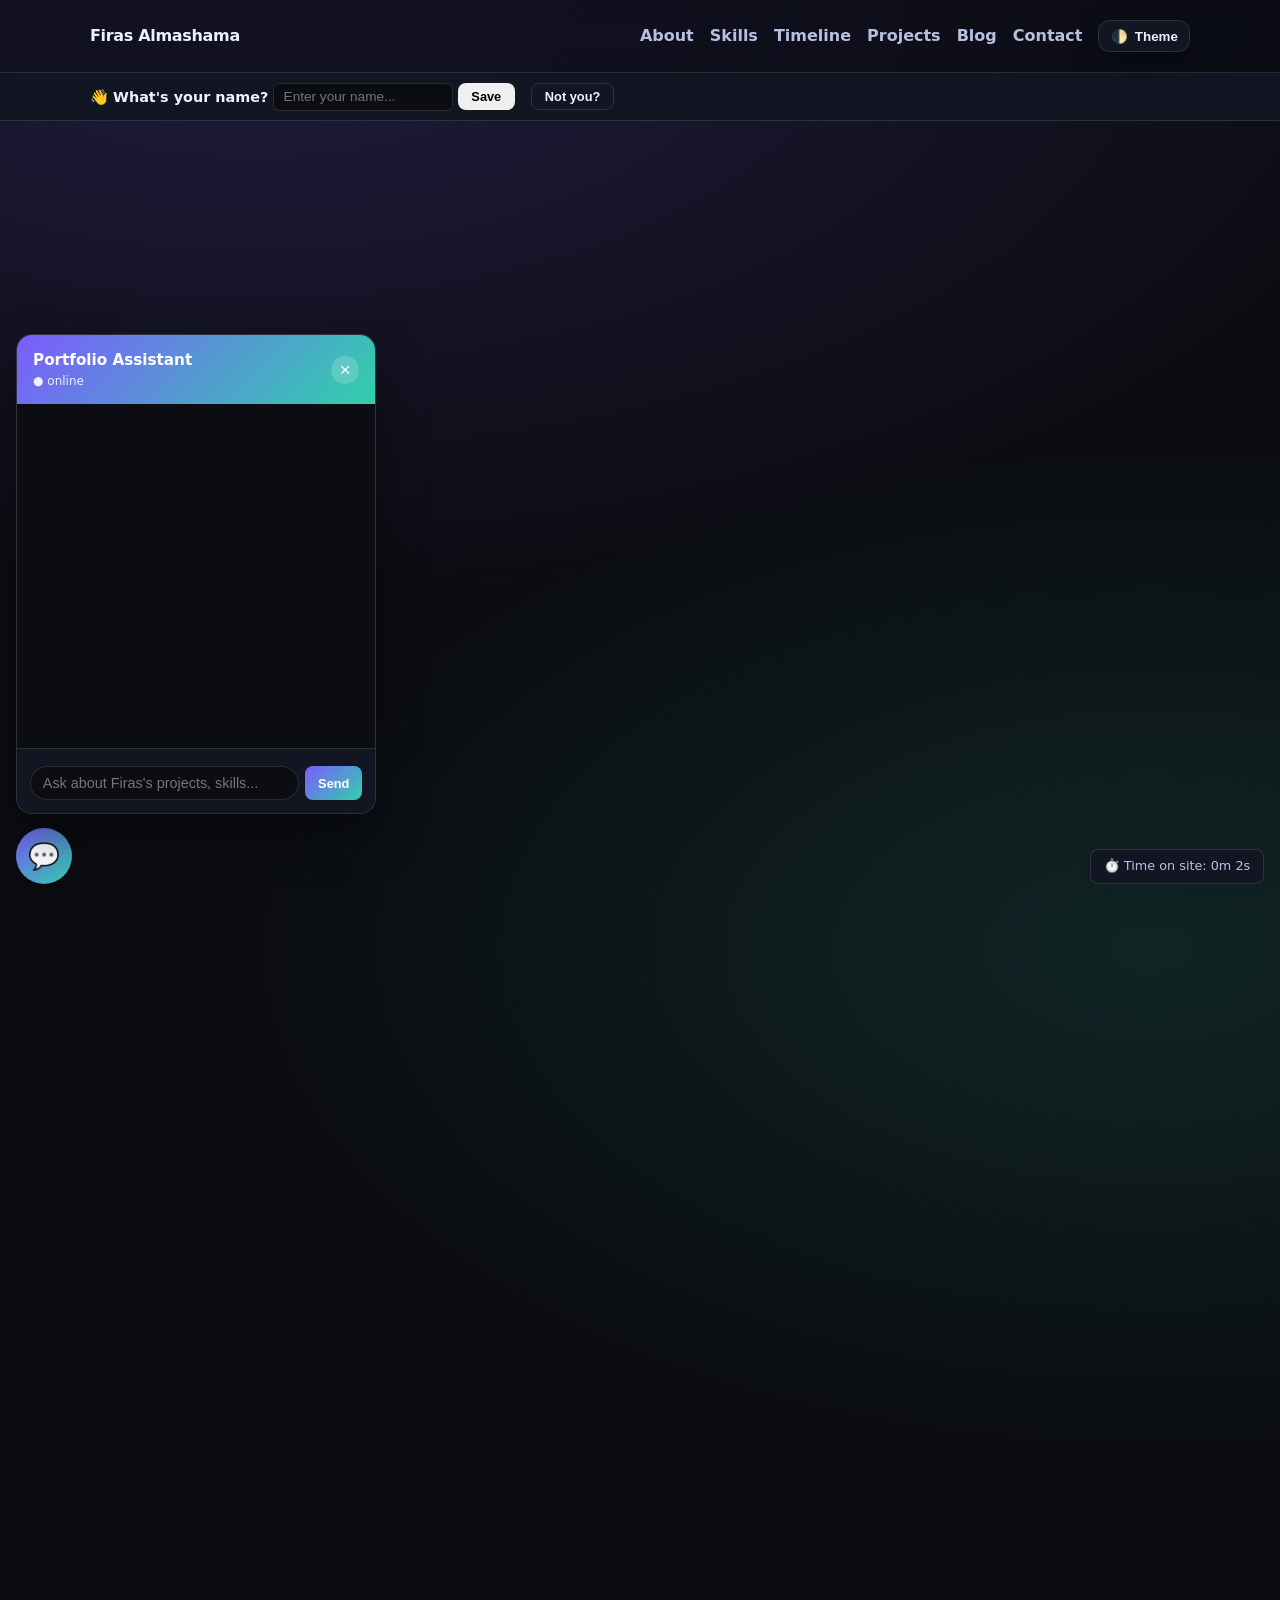
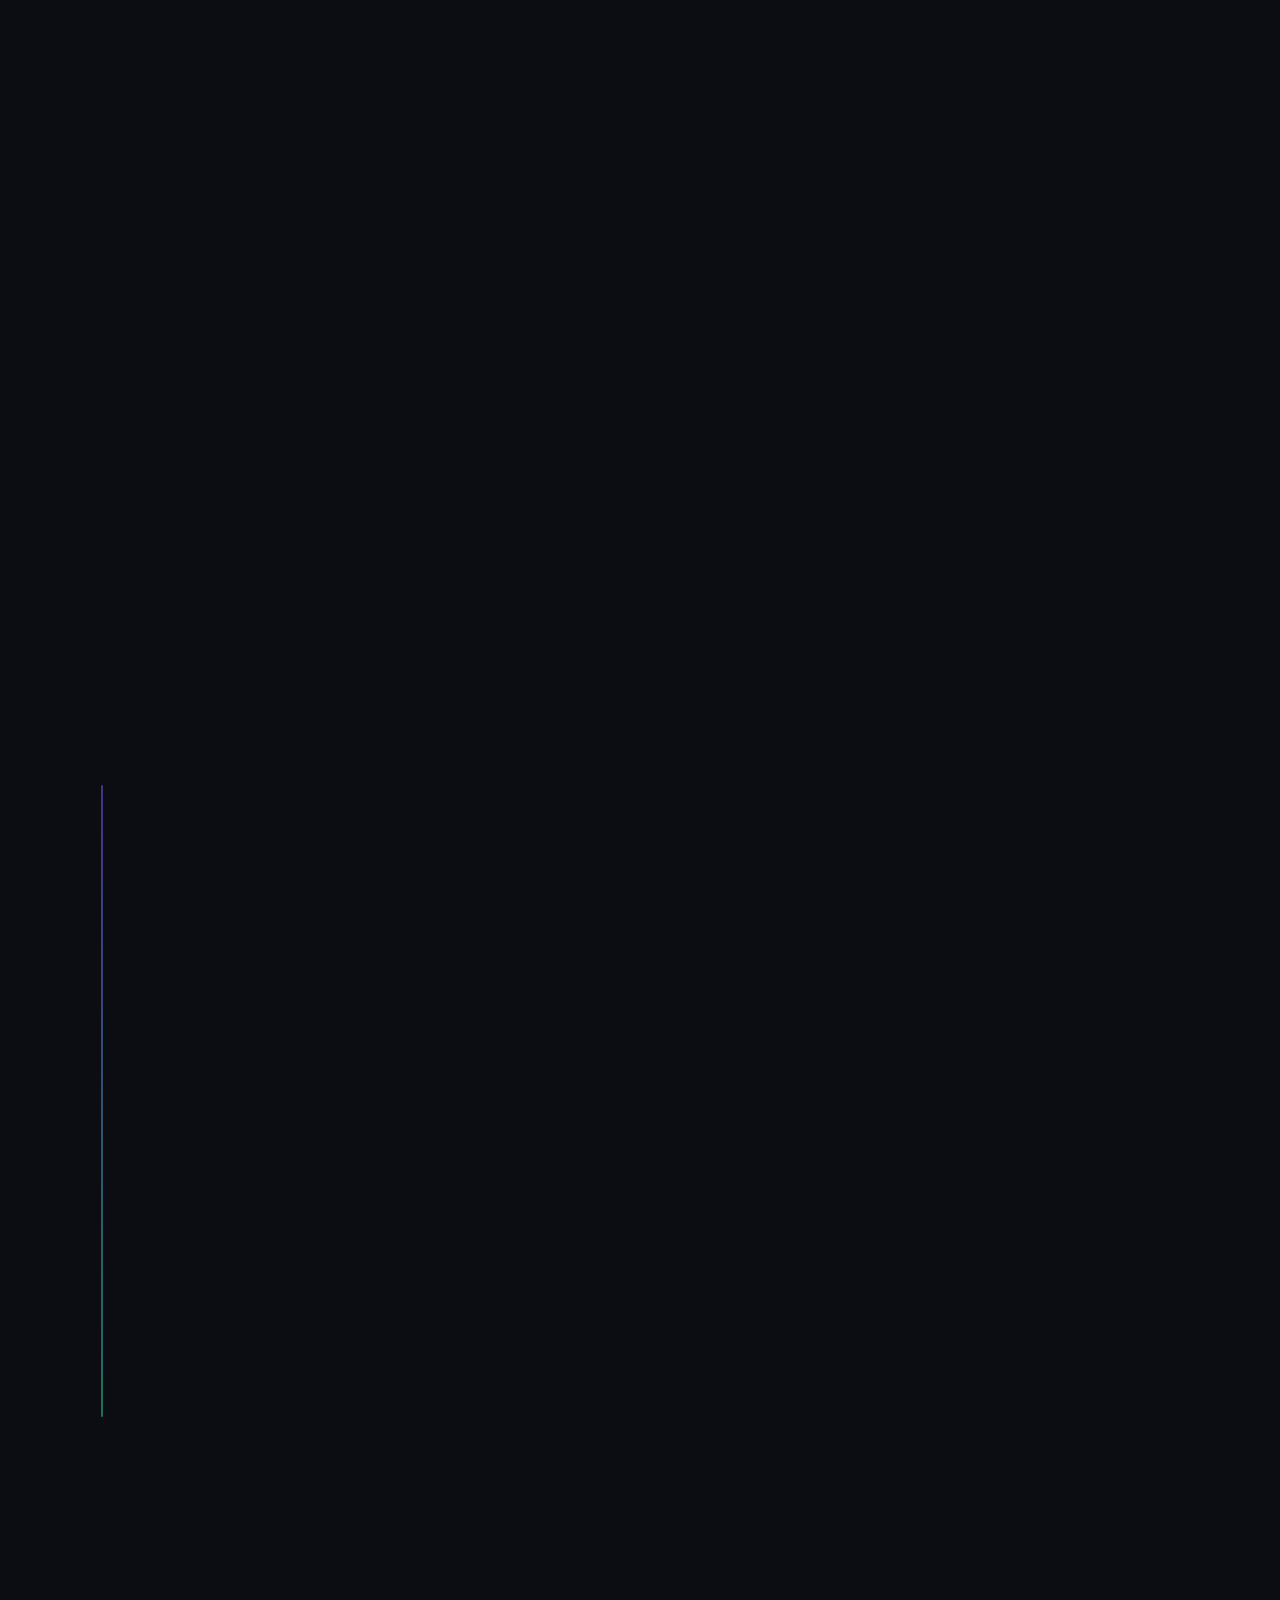
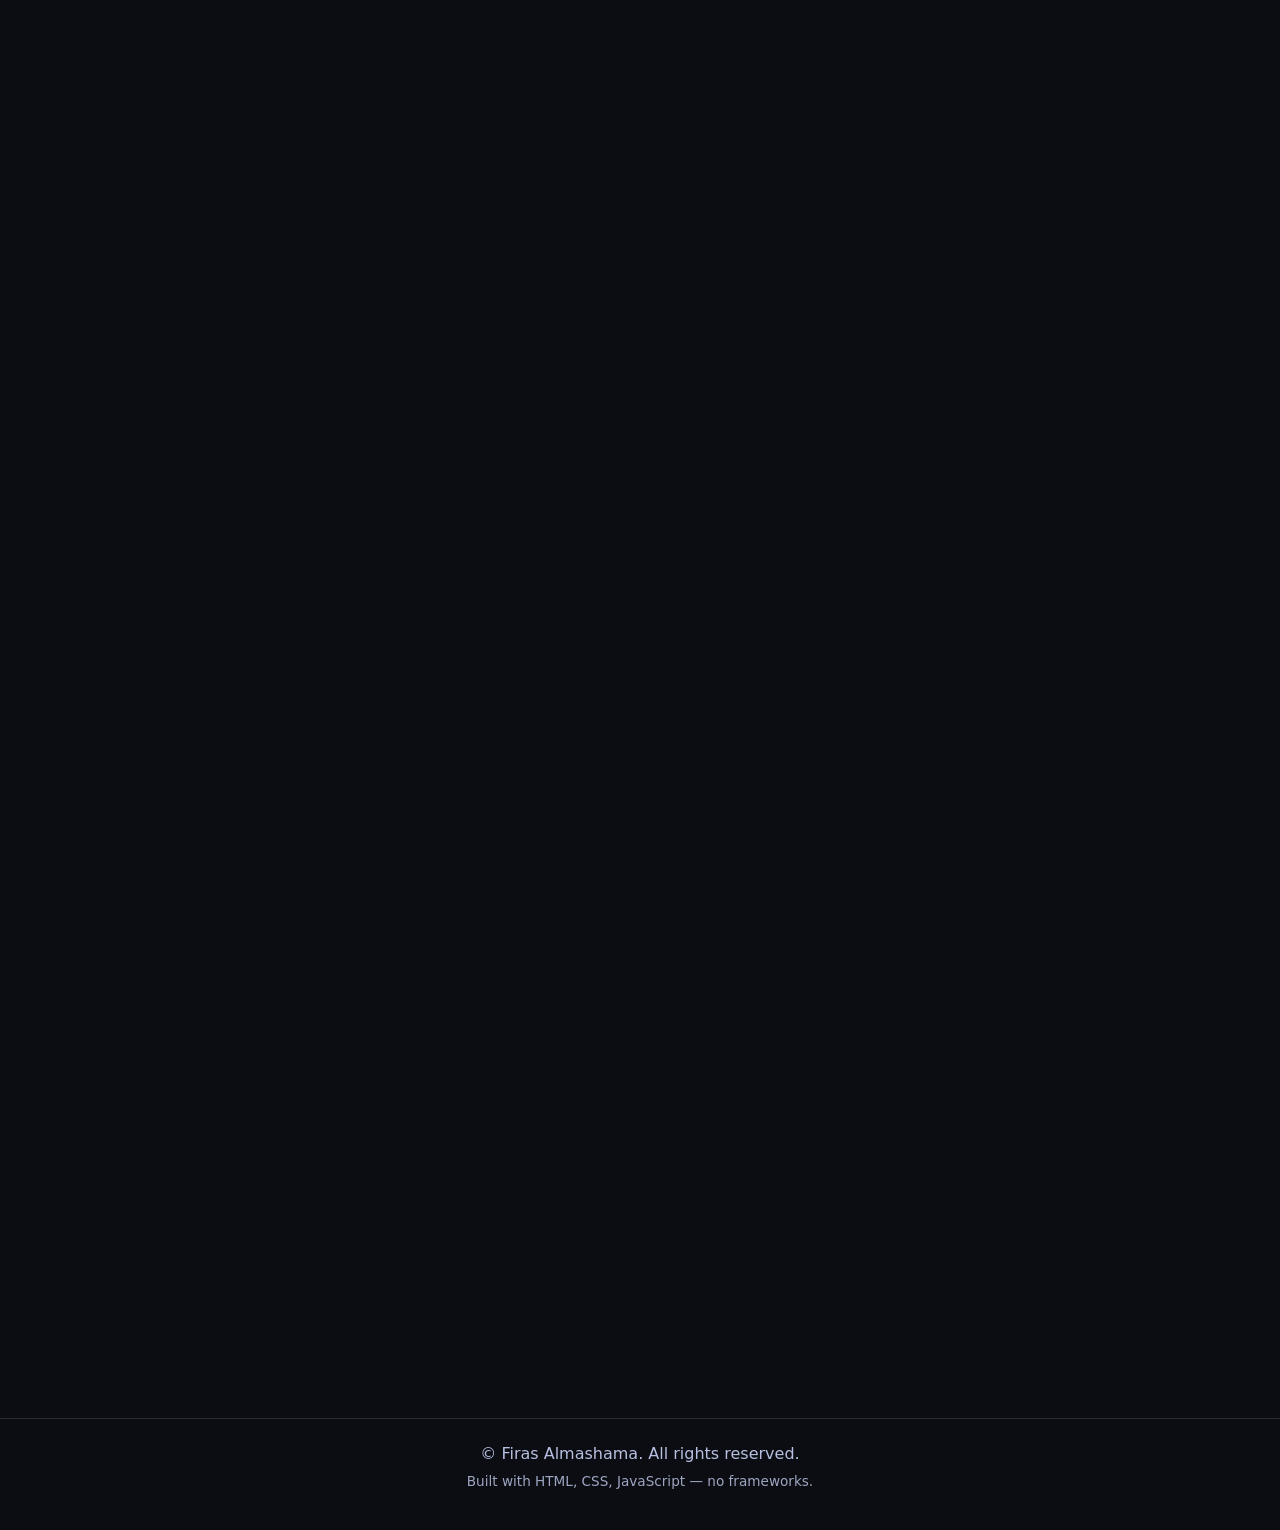
<file: index.html>
<!doctype html>
<html lang="en">
  <head>
    <meta charset="UTF-8" />
    <meta name="viewport" content="width=device-width, initial-scale=1" />

    <title>Firas Almashama | Personal Portfolio</title>
    <meta
      name="description"
      content="Personal portfolio of Firas Almashama — software engineering student. Projects, skills, blog, and contact information."
    />
    <meta name="author" content="Firas Almashama" />
    <meta name="theme-color" content="#7c5cff" />

    <!-- Open Graph (for nicer link previews when shared) -->
    <meta property="og:title" content="Firas Almashama | Personal Portfolio" />
    <meta property="og:description" content="Software engineering student building interactive web applications." />
    <meta property="og:type" content="website" />

    <link rel="preload" href="css/styles.css" as="style" />
    <link rel="stylesheet" href="css/styles.css" />

    <!-- Favicon: inline SVG initials so we don't need a separate file -->
    <link
      rel="icon"
      type="image/svg+xml"
      href="data:image/svg+xml,%3Csvg xmlns='http://www.w3.org/2000/svg' viewBox='0 0 64 64'%3E%3Crect width='64' height='64' rx='14' fill='%237c5cff'/%3E%3Ctext x='50%25' y='54%25' text-anchor='middle' font-family='system-ui,Arial,sans-serif' font-size='34' font-weight='800' fill='white'%3EFA%3C/text%3E%3C/svg%3E"
    />
  </head>

  <body>
    <a class="skip-link" href="#main">Skip to content</a>

    <!-- ===== TOP SCROLL PROGRESS BAR (A4 polish) ===== -->
    <div class="scroll-progress" id="scrollProgress" aria-hidden="true"></div>

    <!-- ===== HEADER / NAV ===== -->
    <header class="site-header" role="banner">
      <nav class="nav" aria-label="Primary">
        <a class="brand" href="#home" aria-label="Go to home">Firas Almashama</a>

        <button
          class="nav__toggle"
          type="button"
          aria-label="Toggle navigation menu"
          aria-expanded="false"
          aria-controls="navLinks"
        >
          <span class="nav__toggle-bar" aria-hidden="true"></span>
          <span class="nav__toggle-bar" aria-hidden="true"></span>
          <span class="nav__toggle-bar" aria-hidden="true"></span>
        </button>

        <div class="nav__links" id="navLinks">
          <a href="#about">About</a>
          <a href="#skills">Skills</a>
          <a href="#timeline">Timeline</a>
          <a href="#projects">Projects</a>
          <a href="#blog">Blog</a>
          <a href="#contact">Contact</a>
          <button class="theme-toggle" type="button" aria-label="Toggle theme">
            <span class="theme-toggle__icon" aria-hidden="true">🌓</span>
            <span class="theme-toggle__text">Theme</span>
          </button>
        </div>
      </nav>
    </header>

    <!-- A3: Visitor greeting bar — shows saved name or input -->
    <div class="visitor-bar" id="visitorBar" aria-label="Visitor greeting">
      <div class="container visitor-bar__inner">
        <div id="visitorPrompt">
          <label for="visitorNameInput">👋 What's your name?</label>
          <input
            type="text"
            id="visitorNameInput"
            placeholder="Enter your name..."
            aria-label="Enter your name"
          />
          <button class="btn btn--small" id="visitorNameSave" type="button">Save</button>
        </div>
        <div id="visitorGreeting" class="visitor-bar__greeting" hidden>
          <span id="visitorGreetingText"></span>
          <button class="btn btn--small btn--ghost" id="visitorNameClear" type="button">Not you?</button>
        </div>
      </div>
    </div>

    <!-- A3: Site visit timer -->
    <div class="visit-timer" id="visitTimer" aria-label="Time spent on site">
      ⏱️ Time on site: <span id="visitTimerDisplay">0m 0s</span>
    </div>

    <!-- A4: Back-to-top button (polish) -->
    <button class="back-to-top" id="backToTop" type="button" aria-label="Back to top" hidden>
      ↑
    </button>

    <main id="main">
      <!-- ===== HERO / HOME ===== -->
      <section class="section hero" id="home" aria-label="Home">
        <div class="container hero__grid">
          <div class="hero__content fade-in">
            <p class="pill" id="greeting" aria-live="polite">Hello!</p>
            <h1 class="hero__title">I'm <span class="accent">Firas Almashama</span>.</h1>
            <p class="hero__subtitle">
              Software engineering student focused on building interactive web applications and improving user experience.
            </p>

            <!-- A4: Animated typing tagline -->
            <p class="hero__typed" aria-live="polite">
              <span class="hero__typed-prefix">I build </span>
              <span class="hero__typed-text" id="typedText"></span>
              <span class="hero__typed-cursor" aria-hidden="true">|</span>
            </p>

            <div class="hero__actions">
              <a class="btn btn--primary" href="#projects">View Projects</a>
              <a class="btn btn--ghost" href="#contact">Contact Me</a>
              <!-- A4: Resume download -->
              <a class="btn btn--ghost" href="assets/resume.html" id="resumeBtn" target="_blank" rel="noopener">
                📄 Resume
              </a>
            </div>

            <ul class="hero__meta" aria-label="Quick facts">
              <li><strong>Location:</strong> Saudi Arabia</li>
              <li><strong>Focus:</strong> Web Development + AI Tools</li>
              <li><strong>Status:</strong> Open to internships</li>
            </ul>
          </div>

          <div class="hero__media fade-in" aria-label="Profile photo">
            <img
              src="assets/images/me.jpg"
              width="420"
              height="420"
              loading="lazy"
              alt="Profile photo of Firas Almashama"
              class="avatar"
            />
          </div>
        </div>
      </section>

      <!-- ===== ABOUT ===== -->
      <section class="section" id="about" aria-label="About Me">
        <div class="container">
          <div class="section__head fade-in">
            <h2 class="section__title">About Me</h2>
            <button class="btn btn--small btn--ghost toggle-section-btn" type="button" data-target="aboutContent" aria-expanded="true">
              Hide Section
            </button>
          </div>
          <div id="aboutContent">
            <p class="section__lead fade-in">
              I am a web development student passionate about creating modern, accessible websites.
              I enjoy learning new technologies and turning ideas into interactive experiences.
              My goal is to build a strong foundation in front-end development and grow into a full-stack developer.
            </p>

            <!-- A4: Animated stats counters -->
            <div class="stats fade-in" aria-label="Quick stats">
              <div class="stat">
                <span class="stat__num" data-count="3" data-suffix="+">0</span>
                <span class="stat__label">Years learning code</span>
              </div>
              <div class="stat">
                <span class="stat__num" data-count="12">0</span>
                <span class="stat__label">Projects built</span>
              </div>
              <div class="stat">
                <span class="stat__num" data-count="7">0</span>
                <span class="stat__label">Tech in stack</span>
              </div>
              <div class="stat">
                <span class="stat__num" data-count="100" data-suffix="%">0</span>
                <span class="stat__label">Powered by ☕</span>
              </div>
            </div>

            <div class="cards cards--3">
              <article class="card fade-in">
                <h3 class="card__title">Strengths</h3>
                <p class="card__text">
                  Clean code structure, attention to detail, and strong problem-solving skills.
                </p>
              </article>

              <article class="card fade-in">
                <h3 class="card__title">Skills</h3>
                <ul class="list">
                  <li>HTML (semantic, accessible)</li>
                  <li>CSS (Flexbox/Grid, responsive)</li>
                  <li>JavaScript (DOM, events, localStorage)</li>
                </ul>
              </article>

              <article class="card fade-in">
                <h3 class="card__title">Hobbies</h3>
                <p class="card__text">
                  Gaming, reading tech blogs, and building personal projects.
                </p>
              </article>
            </div>
          </div>
        </div>
      </section>

      <!-- ===== A4: SKILLS WITH ANIMATED PROGRESS BARS ===== -->
      <section class="section" id="skills" aria-label="Skills">
        <div class="container">
          <h2 class="section__title fade-in">Tech Stack &amp; Skills</h2>
          <p class="section__lead fade-in">
            Tools and technologies I use, with my honest self-assessment of comfort level.
          </p>

          <div class="skills-grid" id="skillsGrid">
            <!-- Skill bars injected by JavaScript -->
          </div>
        </div>
      </section>

      <!-- ===== A4: TIMELINE / JOURNEY ===== -->
      <section class="section" id="timeline" aria-label="Journey timeline">
        <div class="container">
          <h2 class="section__title fade-in">My Journey</h2>
          <p class="section__lead fade-in">
            A short timeline of how I got here — and where I'm going next.
          </p>

          <ol class="timeline" id="timelineList">
            <!-- Timeline items injected by JavaScript -->
          </ol>
        </div>
      </section>

      <!-- ===== PROJECTS (A2 + A3: filter, search, AND sort) ===== -->
      <section class="section" id="projects" aria-label="Projects">
        <div class="container">
          <div class="section__head fade-in">
            <h2 class="section__title">Projects</h2>
            <p class="section__lead">
              Browse my projects below. Use the filter buttons, search, or sort to find specific work.
            </p>
          </div>

          <!-- A2: Project Filter Buttons -->
          <div class="project-filters fade-in" aria-label="Filter projects by tag">
            <button class="filter-btn active" data-filter="all">All</button>
            <button class="filter-btn" data-filter="html">HTML</button>
            <button class="filter-btn" data-filter="css">CSS</button>
            <button class="filter-btn" data-filter="javascript">JavaScript</button>
            <button class="filter-btn" data-filter="responsive">Responsive</button>
          </div>

          <!-- A3: Project Sort Dropdown -->
          <div class="project-controls fade-in">
            <div class="project-search">
              <input
                type="text"
                id="projectSearch"
                placeholder="Search projects by name or description..."
                aria-label="Search projects"
              />
            </div>
            <div class="project-sort">
              <label for="projectSort">Sort by:</label>
              <select id="projectSort" aria-label="Sort projects">
                <option value="default">Default</option>
                <option value="name-az">Name A–Z</option>
                <option value="name-za">Name Z–A</option>
                <option value="date-newest">Newest First</option>
                <option value="date-oldest">Oldest First</option>
              </select>
            </div>
          </div>

          <p class="empty-state" id="noProjectsMsg" aria-live="polite"></p>

          <div class="projects" id="projectsContainer">
            <!-- Cards injected dynamically by JavaScript -->
          </div>
        </div>
      </section>

      <!-- ===== A3: GITHUB REPOS (API Integration) ===== -->
      <section class="section" id="github-repos" aria-label="GitHub Repositories">
        <div class="container">
          <h2 class="section__title fade-in">My GitHub Repositories</h2>
          <p class="section__lead fade-in">
            Live data fetched from the GitHub API — showing my latest public repositories.
          </p>

          <p class="github-repos__loading" id="ghLoading" aria-live="polite">Loading repositories…</p>
          <p class="github-repos__error" id="ghError" aria-live="polite"></p>

          <div class="cards cards--3" id="ghReposContainer">
            <!-- GitHub repo cards injected by JavaScript -->
          </div>
        </div>
      </section>

      <!-- ===== A4: BLOG / ARTICLES ===== -->
      <section class="section" id="blog" aria-label="Blog">
        <div class="container">
          <div class="section__head fade-in">
            <h2 class="section__title">Blog &amp; Notes</h2>
            <p class="section__lead">
              Short write-ups about things I've learned while building this portfolio.
            </p>
          </div>

          <div class="blog-grid" id="blogGrid">
            <!-- Blog cards injected by JavaScript -->
          </div>
        </div>
      </section>

      <!-- ===== A4: MOOD-BASED THEME PLAYGROUND (mini interactive demo) ===== -->
      <section class="section" id="playground" aria-label="Mood Playground">
        <div class="container fade-in">
          <h2 class="section__title">Mood Playground 🎨</h2>
          <p class="section__lead">
            A tiny interactive demo — pick a vibe and watch the entire site recolor in real time.
            Your choice is saved for next visit.
          </p>

          <div class="mood-row" role="group" aria-label="Choose a mood preset">
            <button class="mood-btn" data-mood="default" type="button">
              <span class="mood-swatch" style="background:linear-gradient(135deg,#7c5cff,#31d0aa)"></span>
              Default
            </button>
            <button class="mood-btn" data-mood="sunset" type="button">
              <span class="mood-swatch" style="background:linear-gradient(135deg,#ff7e5f,#feb47b)"></span>
              Sunset
            </button>
            <button class="mood-btn" data-mood="ocean" type="button">
              <span class="mood-swatch" style="background:linear-gradient(135deg,#0ea5e9,#22d3ee)"></span>
              Ocean
            </button>
            <button class="mood-btn" data-mood="forest" type="button">
              <span class="mood-swatch" style="background:linear-gradient(135deg,#16a34a,#a3e635)"></span>
              Forest
            </button>
            <button class="mood-btn" data-mood="rose" type="button">
              <span class="mood-swatch" style="background:linear-gradient(135deg,#e11d48,#f472b6)"></span>
              Rose
            </button>
            <button class="mood-btn" data-mood="mono" type="button">
              <span class="mood-swatch" style="background:linear-gradient(135deg,#9ca3af,#1f2937)"></span>
              Mono
            </button>
          </div>
        </div>
      </section>

      <!-- ===== FUN FACT (A2: API Fetch + Loading/Error states) ===== -->
      <section class="section" id="fun-fact" aria-label="Fun Fact">
        <div class="container fun-fact-wrapper fade-in">
          <h2 class="section__title">Random Fun Fact</h2>
          <p class="section__lead">Click the button to discover something interesting!</p>

          <div class="fun-fact-card">
            <p class="fun-fact__text" id="funFactText">
              Click the button below to load a fun fact.
            </p>
            <p class="fun-fact__loading" id="funFactLoading" aria-live="polite">Loading…</p>
            <p class="fun-fact__error" id="funFactError" aria-live="polite"></p>
            <button class="btn btn--primary" id="funFactBtn" type="button">
              Get Fun Fact
            </button>
          </div>
        </div>
      </section>

      <!-- ===== CONTACT ===== -->
      <section class="section" id="contact" aria-label="Contact">
        <div class="container">
          <h2 class="section__title fade-in">Contact</h2>
          <p class="section__lead fade-in">
            Have a question or want to connect? Fill out the form below and I'll get back to you.
          </p>

          <div class="contact">
            <form class="form fade-in" id="contactForm" novalidate>
              <div class="field">
                <label for="contactName">Name</label>
                <input id="contactName" name="contactName" type="text" autocomplete="name" required />
                <small class="error" id="nameError"></small>
              </div>

              <div class="field">
                <label for="email">Email</label>
                <input
                  id="email"
                  name="email"
                  type="email"
                  autocomplete="email"
                  required
                />
                <small class="error" id="emailError"></small>
              </div>

              <div class="field">
                <label for="message">Message</label>
                <textarea
                  id="message"
                  name="message"
                  rows="5"
                  required
                  minlength="10"
                ></textarea>
                <small class="error" id="messageError"></small>
              </div>

              <button class="btn btn--primary" type="submit">Send Message</button>
              <p class="form__status" id="formStatus" role="status" aria-live="polite"></p>
            </form>

            <aside class="contact__aside fade-in" aria-label="Contact info">
              <div class="card">
                <h3 class="card__title">Quick Contact</h3>
                <p class="card__text">
                  Email: <a class="link" href="mailto:s202263160@kfupm.edu.sa">s202263160@kfupm.edu.sa</a>
                </p>
                <p class="card__text">
                  LinkedIn: <a class="link" href="https://www.linkedin.com/in/firasalmashama" target="_blank" rel="noreferrer">LinkedIn Profile</a>
                </p>
                <p class="card__text">
                  GitHub: <a class="link" href="https://github.com/FirasKF" target="_blank" rel="noreferrer">GitHub FirasKF</a>
                </p>
              </div>
            </aside>
          </div>
        </div>
      </section>
    </main>

    <!-- ===== A4: AI CHATBOT WIDGET (floating, bottom-right above visit timer) ===== -->
    <div class="chatbot" id="chatbot" aria-live="polite">
      <button
        class="chatbot__toggle"
        id="chatbotToggle"
        type="button"
        aria-label="Open chat assistant"
        aria-expanded="false"
        aria-controls="chatbotPanel"
      >
        💬
      </button>

      <section
        class="chatbot__panel"
        id="chatbotPanel"
        role="dialog"
        aria-label="Ask about Firas's portfolio"
        hidden
      >
        <header class="chatbot__header">
          <div>
            <strong>Portfolio Assistant</strong>
            <span class="chatbot__status">● online</span>
          </div>
          <button class="chatbot__close" id="chatbotClose" type="button" aria-label="Close chat">×</button>
        </header>

        <div class="chatbot__messages" id="chatbotMessages" aria-live="polite">
          <!-- messages injected by JS -->
        </div>

        <div class="chatbot__suggestions" id="chatbotSuggestions" aria-label="Suggested questions">
          <!-- chip suggestions injected by JS -->
        </div>

        <form class="chatbot__form" id="chatbotForm">
          <input
            type="text"
            id="chatbotInput"
            placeholder="Ask about Firas's projects, skills..."
            aria-label="Type your question"
            autocomplete="off"
          />
          <button class="btn btn--primary btn--small" type="submit">Send</button>
        </form>
      </section>
    </div>

    <!-- ===== FOOTER ===== -->
    <footer class="site-footer" role="contentinfo">
      <div class="container footer">
        <p>&copy; <span id="year"></span> Firas Almashama. All rights reserved.</p>
        <p class="footer__sub">Built with HTML, CSS, JavaScript &mdash; no frameworks.</p>
      </div>
    </footer>

    <script src="js/script.js" defer></script>
  </body>
</html>
</file>
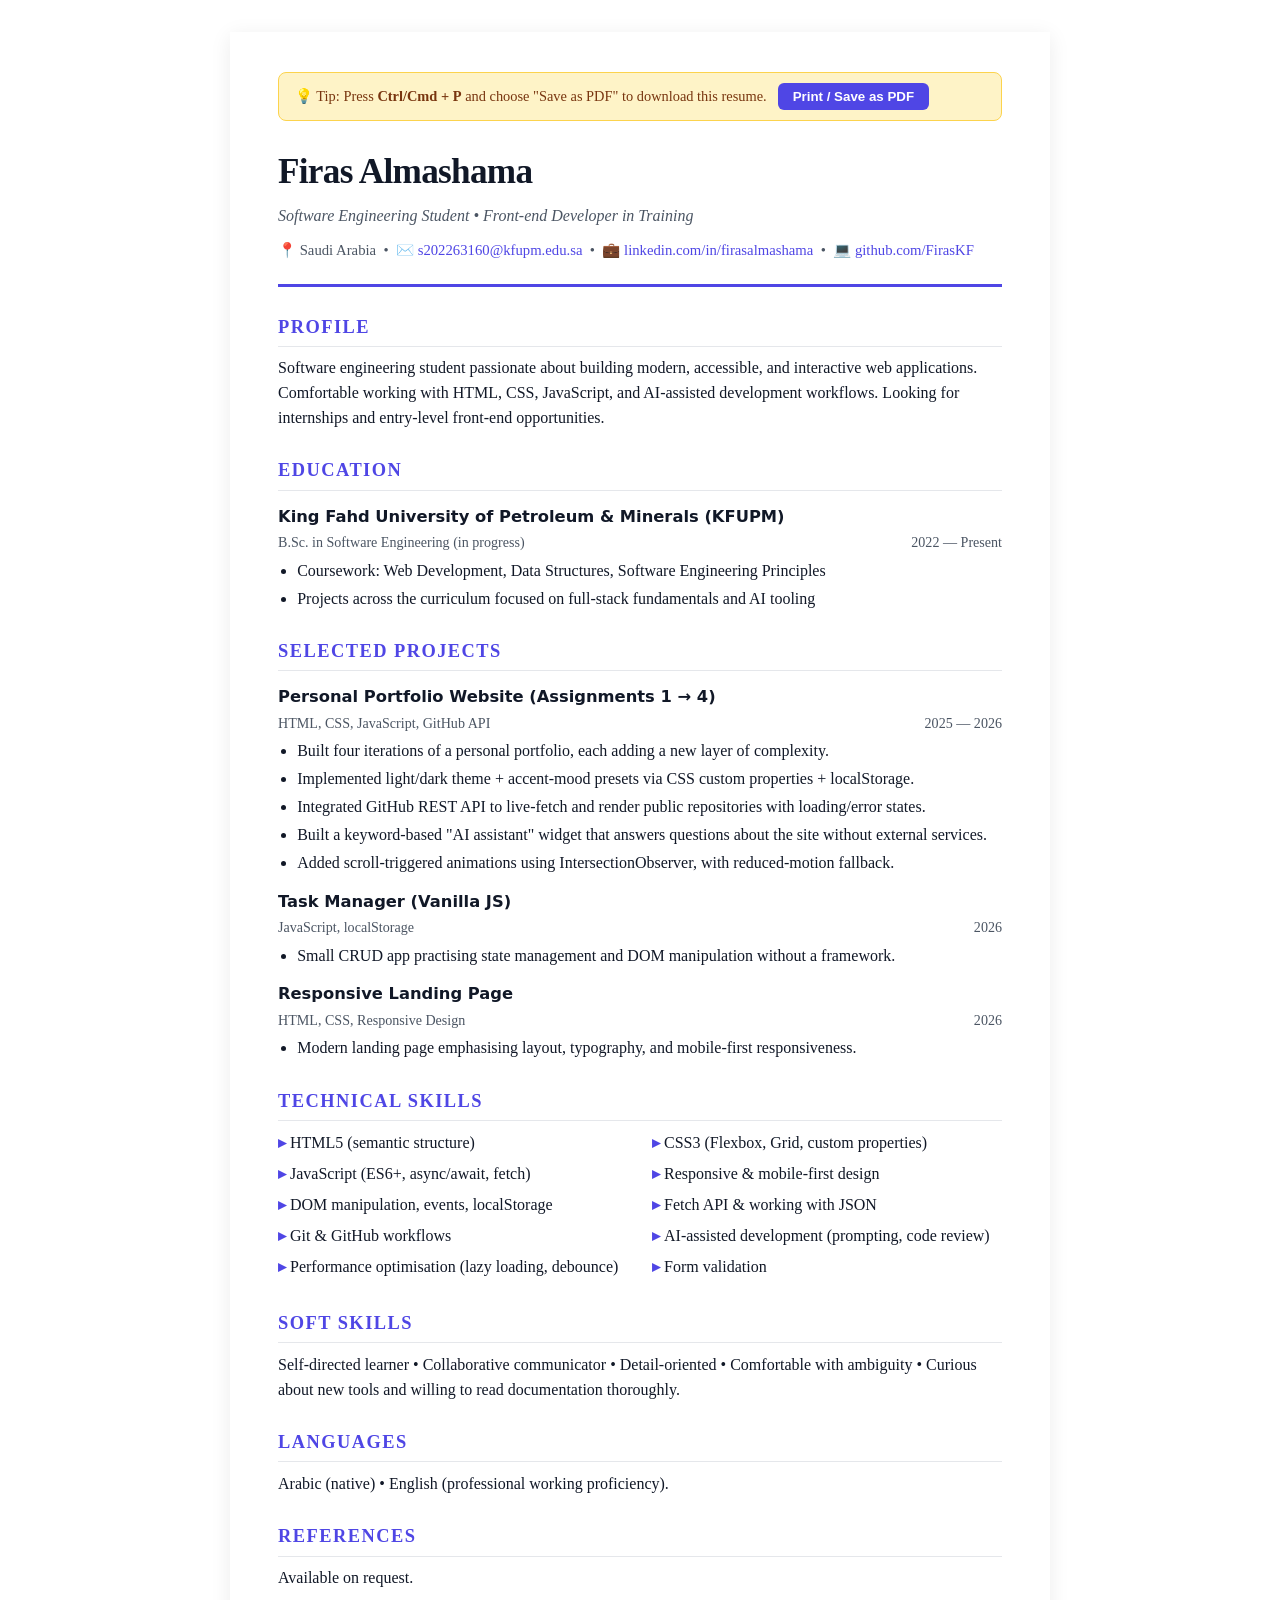
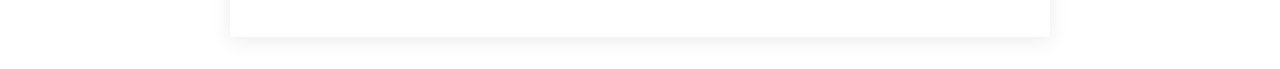
<file: assets/resume.html>
<!doctype html>
<html lang="en">
  <head>
    <meta charset="UTF-8" />
    <meta name="viewport" content="width=device-width, initial-scale=1" />
    <title>Firas Almashama — Resume</title>
    <meta name="description" content="Resume of Firas Almashama, software engineering student." />
    <style>
      :root {
        --accent: #4f46e5;
        --accent-2: #059669;
        --text: #111827;
        --muted: #4b5563;
        --border: #e5e7eb;
        --bg: #f9fafb;
      }

      * { box-sizing: border-box; }

      body {
        font-family: Georgia, "Times New Roman", serif;
        max-width: 820px;
        margin: 2rem auto;
        padding: 2.5rem 3rem;
        background: white;
        color: var(--text);
        line-height: 1.55;
        box-shadow: 0 4px 20px rgba(0,0,0,0.08);
      }

      header {
        border-bottom: 3px solid var(--accent);
        padding-bottom: 1rem;
        margin-bottom: 1.5rem;
      }

      h1 {
        margin: 0;
        font-size: 2.2rem;
        letter-spacing: -0.02em;
      }

      .tagline {
        margin: 0.3rem 0 0.6rem;
        color: var(--muted);
        font-style: italic;
      }

      .contact-line {
        font-size: 0.92rem;
        color: var(--muted);
      }

      .contact-line a {
        color: var(--accent);
        text-decoration: none;
      }

      h2 {
        margin: 1.6rem 0 0.6rem;
        font-size: 1.15rem;
        text-transform: uppercase;
        letter-spacing: 0.08em;
        color: var(--accent);
        border-bottom: 1px solid var(--border);
        padding-bottom: 0.3rem;
      }

      h3 {
        margin: 0.8rem 0 0.2rem;
        font-size: 1.02rem;
        font-family: system-ui, -apple-system, sans-serif;
      }

      .job-meta {
        display: flex;
        justify-content: space-between;
        font-size: 0.88rem;
        color: var(--muted);
        margin-bottom: 0.3rem;
      }

      ul { margin: 0.3rem 0 0.5rem 1.2rem; padding: 0; }
      li { margin-bottom: 0.2rem; }

      .skills-list {
        display: grid;
        grid-template-columns: repeat(2, 1fr);
        gap: 0.2rem 1.5rem;
        list-style: none;
        margin-left: 0;
      }

      .skills-list li::before {
        content: "▸ ";
        color: var(--accent);
        font-weight: bold;
      }

      p { margin: 0.4rem 0; }

      .download-bar {
        background: #fef3c7;
        border: 1px solid #fcd34d;
        padding: 0.6rem 1rem;
        margin-bottom: 1.5rem;
        border-radius: 8px;
        font-size: 0.9rem;
        color: #78350f;
      }

      .download-bar button {
        background: var(--accent);
        color: white;
        border: none;
        padding: 0.4rem 0.9rem;
        border-radius: 6px;
        cursor: pointer;
        font-weight: 700;
        margin-left: 0.5rem;
      }

      @media print {
        body {
          margin: 0;
          padding: 1.5rem 2rem;
          box-shadow: none;
          max-width: 100%;
        }
        .download-bar { display: none; }
      }
    </style>
  </head>
  <body>
    <div class="download-bar">
      💡 Tip: Press <strong>Ctrl/Cmd + P</strong> and choose "Save as PDF" to download this resume.
      <button onclick="window.print()" type="button">Print / Save as PDF</button>
    </div>

    <header>
      <h1>Firas Almashama</h1>
      <p class="tagline">Software Engineering Student • Front-end Developer in Training</p>
      <p class="contact-line">
        📍 Saudi Arabia &nbsp;•&nbsp;
        ✉️ <a href="mailto:s202263160@kfupm.edu.sa">s202263160@kfupm.edu.sa</a> &nbsp;•&nbsp;
        💼 <a href="https://www.linkedin.com/in/firasalmashama">linkedin.com/in/firasalmashama</a> &nbsp;•&nbsp;
        💻 <a href="https://github.com/FirasKF">github.com/FirasKF</a>
      </p>
    </header>

    <section>
      <h2>Profile</h2>
      <p>
        Software engineering student passionate about building modern, accessible, and interactive
        web applications. Comfortable working with HTML, CSS, JavaScript, and AI-assisted development
        workflows. Looking for internships and entry-level front-end opportunities.
      </p>
    </section>

    <section>
      <h2>Education</h2>
      <h3>King Fahd University of Petroleum &amp; Minerals (KFUPM)</h3>
      <div class="job-meta">
        <span>B.Sc. in Software Engineering (in progress)</span>
        <span>2022 — Present</span>
      </div>
      <ul>
        <li>Coursework: Web Development, Data Structures, Software Engineering Principles</li>
        <li>Projects across the curriculum focused on full-stack fundamentals and AI tooling</li>
      </ul>
    </section>

    <section>
      <h2>Selected Projects</h2>

      <h3>Personal Portfolio Website (Assignments 1 → 4)</h3>
      <div class="job-meta">
        <span>HTML, CSS, JavaScript, GitHub API</span>
        <span>2025 — 2026</span>
      </div>
      <ul>
        <li>Built four iterations of a personal portfolio, each adding a new layer of complexity.</li>
        <li>Implemented light/dark theme + accent-mood presets via CSS custom properties + localStorage.</li>
        <li>Integrated GitHub REST API to live-fetch and render public repositories with loading/error states.</li>
        <li>Built a keyword-based "AI assistant" widget that answers questions about the site without external services.</li>
        <li>Added scroll-triggered animations using IntersectionObserver, with reduced-motion fallback.</li>
      </ul>

      <h3>Task Manager (Vanilla JS)</h3>
      <div class="job-meta">
        <span>JavaScript, localStorage</span>
        <span>2026</span>
      </div>
      <ul>
        <li>Small CRUD app practising state management and DOM manipulation without a framework.</li>
      </ul>

      <h3>Responsive Landing Page</h3>
      <div class="job-meta">
        <span>HTML, CSS, Responsive Design</span>
        <span>2026</span>
      </div>
      <ul>
        <li>Modern landing page emphasising layout, typography, and mobile-first responsiveness.</li>
      </ul>
    </section>

    <section>
      <h2>Technical Skills</h2>
      <ul class="skills-list">
        <li>HTML5 (semantic structure)</li>
        <li>CSS3 (Flexbox, Grid, custom properties)</li>
        <li>JavaScript (ES6+, async/await, fetch)</li>
        <li>Responsive &amp; mobile-first design</li>
        <li>DOM manipulation, events, localStorage</li>
        <li>Fetch API &amp; working with JSON</li>
        <li>Git &amp; GitHub workflows</li>
        <li>AI-assisted development (prompting, code review)</li>
        <li>Performance optimisation (lazy loading, debounce)</li>
        <li>Form validation</li>
      </ul>
    </section>

    <section>
      <h2>Soft Skills</h2>
      <p>
        Self-directed learner • Collaborative communicator • Detail-oriented • Comfortable with ambiguity •
        Curious about new tools and willing to read documentation thoroughly.
      </p>
    </section>

    <section>
      <h2>Languages</h2>
      <p>Arabic (native) • English (professional working proficiency).</p>
    </section>

    <section>
      <h2>References</h2>
      <p>Available on request.</p>
    </section>
  </body>
</html>
</file>
<file: css/styles.css>
/* ==========================================================
   Base + Theme Variables
   ========================================================== */

:root {
  --bg: #0b0d12;
  --surface: #121622;
  --text: #eef2ff;
  --muted: #b7c0e0;
  --border: rgba(255, 255, 255, 0.12);
  --accent: #7c5cff;
  --accent-2: #31d0aa;
  --error-color: #ffb4b4;
  --success-color: #31d0aa;

  --radius: 16px;
  --shadow: 0 10px 30px rgba(0, 0, 0, 0.35);
  --transition: 0.3s ease;

  --container: 1100px;
  --gap: 1.2rem;
  --header-h: 72px;
}

[data-theme="light"] {
  --bg: #f7f8ff;
  --surface: #ffffff;
  --text: #101320;
  --muted: #4b556a;
  --border: rgba(16, 19, 32, 0.12);
  --accent: #4f46e5;
  --accent-2: #059669;
  --shadow: 0 10px 30px rgba(16, 19, 32, 0.08);
  --error-color: #b91c1c;
  --success-color: #059669;
}

/* ----- A4: Mood presets (override accent gradient pair) -----
   Applied via [data-mood] attribute on <html>. */
[data-mood="sunset"] { --accent: #ff7e5f; --accent-2: #feb47b; }
[data-mood="ocean"]  { --accent: #0ea5e9; --accent-2: #22d3ee; }
[data-mood="forest"] { --accent: #16a34a; --accent-2: #a3e635; }
[data-mood="rose"]   { --accent: #e11d48; --accent-2: #f472b6; }
[data-mood="mono"]   { --accent: #9ca3af; --accent-2: #1f2937; }

*,
*::before,
*::after {
  box-sizing: border-box;
}

html {
  scroll-behavior: smooth;
}

@media (prefers-reduced-motion: reduce) {
  html { scroll-behavior: auto; }
  .fade-in,
  .fade-in.is-visible {
    opacity: 1 !important;
    transform: none !important;
    transition: none !important;
  }
  .hero__typed-cursor { animation: none !important; }
}

body {
  margin: 0;
  font-family: system-ui, -apple-system, Segoe UI, Roboto, Ubuntu, Cantarell, Noto Sans,
    Helvetica, Arial, "Apple Color Emoji", "Segoe UI Emoji";
  line-height: 1.6;
  color: var(--text);
  background: radial-gradient(1200px 600px at 20% 0%, rgba(124, 92, 255, 0.18), transparent),
    radial-gradient(900px 500px at 90% 15%, rgba(49, 208, 170, 0.12), transparent),
    var(--bg);
  transition: background-color var(--transition), color var(--transition);
}

/* ==========================================================
   A4: Top scroll progress bar
   ========================================================== */
.scroll-progress {
  position: fixed;
  top: 0;
  left: 0;
  height: 3px;
  width: 0%;
  background: linear-gradient(90deg, var(--accent), var(--accent-2));
  z-index: 1000;
  transition: width 0.05s linear;
}

/* ==========================================================
   Layout Helpers
   ========================================================== */

.container {
  width: min(var(--container), calc(100% - 2rem));
  margin-inline: auto;
}

.section { padding: 4.5rem 0; }

.section__title {
  font-size: clamp(1.6rem, 2vw, 2.2rem);
  margin: 0 0 0.7rem;
  letter-spacing: -0.02em;
}

.section__lead {
  margin: 0 0 1.6rem;
  color: var(--muted);
  max-width: 70ch;
}

.section__head {
  display: flex;
  flex-direction: column;
  gap: 0.4rem;
  margin-bottom: 1.2rem;
}

.accent { color: var(--accent); }

.pill {
  display: inline-flex;
  align-items: center;
  gap: 0.4rem;
  padding: 0.4rem 0.7rem;
  border: 1px solid var(--border);
  border-radius: 999px;
  background: rgba(255, 255, 255, 0.04);
  width: fit-content;
}

/* ==========================================================
   Scroll-triggered Fade-in Animations
   ========================================================== */

.fade-in {
  opacity: 0;
  transform: translateY(24px);
  transition: opacity 0.6s ease, transform 0.6s ease;
}

.fade-in.is-visible {
  opacity: 1;
  transform: translateY(0);
}

/* ==========================================================
   Header / Nav
   ========================================================== */

.skip-link {
  position: absolute;
  left: -999px;
  top: 1rem;
  background: var(--surface);
  color: var(--text);
  padding: 0.6rem 0.8rem;
  border-radius: 10px;
  border: 1px solid var(--border);
  z-index: 9999;
}
.skip-link:focus { left: 1rem; }

.site-header {
  position: sticky;
  top: 0;
  z-index: 50;
  backdrop-filter: blur(10px);
  background: rgba(10, 12, 18, 0.55);
  border-bottom: 1px solid var(--border);
  transition: background-color var(--transition);
}

[data-theme="light"] .site-header {
  background: rgba(247, 248, 255, 0.7);
}

.nav {
  height: var(--header-h);
  display: flex;
  align-items: center;
  justify-content: space-between;
  gap: 1rem;
  width: min(var(--container), calc(100% - 2rem));
  margin-inline: auto;
}

.brand {
  text-decoration: none;
  color: var(--text);
  font-weight: 700;
  letter-spacing: -0.02em;
}

.nav__toggle {
  display: none;
  border: 1px solid var(--border);
  background: transparent;
  color: var(--text);
  border-radius: 12px;
  padding: 0.55rem 0.7rem;
  cursor: pointer;
}

.nav__toggle-bar {
  display: block;
  width: 22px;
  height: 2px;
  background: var(--text);
  margin: 4px 0;
  border-radius: 999px;
}

.nav__links {
  display: flex;
  align-items: center;
  gap: 1rem;
}

.nav__links a {
  text-decoration: none;
  color: var(--muted);
  font-weight: 600;
  transition: color var(--transition);
}

.nav__links a:hover,
.nav__links a:focus-visible {
  color: var(--text);
}

.theme-toggle {
  display: inline-flex;
  align-items: center;
  gap: 0.45rem;
  border: 1px solid var(--border);
  background: var(--surface);
  color: var(--text);
  border-radius: 12px;
  padding: 0.45rem 0.7rem;
  cursor: pointer;
  box-shadow: var(--shadow);
  transition: background-color var(--transition), border-color var(--transition);
}

.theme-toggle:hover { border-color: var(--accent); }
.theme-toggle__text { font-weight: 700; }

/* ==========================================================
   Hero
   ========================================================== */

.hero { padding-top: calc(3.5rem + 0.5rem); }

.hero__grid {
  display: grid;
  grid-template-columns: 1.2fr 0.8fr;
  align-items: center;
  gap: 2rem;
}

.hero__title {
  font-size: clamp(2rem, 3.5vw, 3.2rem);
  margin: 0.6rem 0 0.4rem;
  letter-spacing: -0.03em;
  line-height: 1.15;
}

.hero__subtitle {
  margin: 0 0 1.2rem;
  color: var(--muted);
  max-width: 60ch;
}

/* A4: Typed tagline */
.hero__typed {
  margin: 0 0 1.4rem;
  font-size: 1.05rem;
  color: var(--text);
  font-weight: 600;
  min-height: 1.6em;
}
.hero__typed-prefix { color: var(--muted); font-weight: 500; }
.hero__typed-text {
  background: linear-gradient(90deg, var(--accent), var(--accent-2));
  -webkit-background-clip: text;
  background-clip: text;
  color: transparent;
}
.hero__typed-cursor {
  display: inline-block;
  margin-left: 2px;
  color: var(--accent);
  font-weight: 800;
  animation: blink 1s steps(1) infinite;
}
@keyframes blink {
  50% { opacity: 0; }
}

.hero__actions {
  display: flex;
  gap: 0.8rem;
  flex-wrap: wrap;
  margin-bottom: 1.2rem;
}

.hero__meta {
  margin: 0;
  padding: 0;
  list-style: none;
  color: var(--muted);
  display: grid;
  gap: 0.35rem;
}

.avatar {
  width: 100%;
  height: auto;
  border-radius: var(--radius);
  border: 1px solid var(--border);
  box-shadow: var(--shadow);
  background: var(--surface);
}

/* ==========================================================
   A4: Stats (animated counters)
   ========================================================== */
.stats {
  display: grid;
  grid-template-columns: repeat(4, 1fr);
  gap: 1rem;
  margin: 1.5rem 0 2rem;
}
.stat {
  background: var(--surface);
  border: 1px solid var(--border);
  border-radius: var(--radius);
  padding: 1rem;
  text-align: center;
  box-shadow: var(--shadow);
}
.stat__num {
  display: block;
  font-size: 1.8rem;
  font-weight: 800;
  background: linear-gradient(90deg, var(--accent), var(--accent-2));
  -webkit-background-clip: text;
  background-clip: text;
  color: transparent;
  letter-spacing: -0.02em;
}
.stat__label {
  display: block;
  color: var(--muted);
  font-size: 0.85rem;
  margin-top: 0.2rem;
}

/* ==========================================================
   Components — Cards
   ========================================================== */

.cards { display: grid; gap: var(--gap); }
.cards--3 { grid-template-columns: repeat(3, 1fr); }

.card {
  background: var(--surface);
  border: 1px solid var(--border);
  border-radius: var(--radius);
  padding: 1.2rem;
  box-shadow: var(--shadow);
  transition: transform var(--transition), box-shadow var(--transition);
}

.card:hover {
  transform: translateY(-4px);
  box-shadow: 0 14px 36px rgba(0, 0, 0, 0.25);
}

.card__title {
  margin: 0 0 0.4rem;
  letter-spacing: -0.02em;
}

.card__text {
  margin: 0;
  color: var(--muted);
}

.list {
  margin: 0.6rem 0 0;
  padding-left: 1.1rem;
  color: var(--muted);
}

/* ==========================================================
   Components — Buttons
   ========================================================== */

.btn {
  display: inline-flex;
  align-items: center;
  justify-content: center;
  text-decoration: none;
  border-radius: 14px;
  padding: 0.7rem 1rem;
  font-weight: 800;
  border: 1px solid var(--border);
  cursor: pointer;
  font-size: 1rem;
  transition: filter var(--transition), background-color var(--transition),
    transform var(--transition);
}

.btn--primary {
  background: linear-gradient(135deg, var(--accent), var(--accent-2));
  color: white;
  border: none;
}

.btn--primary:hover,
.btn--primary:focus-visible {
  filter: brightness(1.08);
  transform: scale(1.02);
}

.btn--primary:disabled {
  opacity: 0.6;
  cursor: not-allowed;
  transform: none;
}

.btn--ghost {
  background: transparent;
  color: var(--text);
}

.btn--ghost:hover,
.btn--ghost:focus-visible {
  background: rgba(255, 255, 255, 0.06);
}

[data-theme="light"] .btn--ghost:hover,
[data-theme="light"] .btn--ghost:focus-visible {
  background: rgba(16, 19, 32, 0.05);
}

/* ==========================================================
   A4: Skills with progress bars
   ========================================================== */
.skills-grid {
  display: grid;
  grid-template-columns: repeat(2, 1fr);
  gap: 1rem 2rem;
  margin-top: 0.8rem;
}

.skill {
  background: var(--surface);
  border: 1px solid var(--border);
  border-radius: var(--radius);
  padding: 1rem 1.1rem;
  box-shadow: var(--shadow);
}

.skill__head {
  display: flex;
  align-items: center;
  justify-content: space-between;
  margin-bottom: 0.5rem;
  gap: 0.5rem;
}

.skill__name {
  font-weight: 700;
  display: inline-flex;
  align-items: center;
  gap: 0.5rem;
}

.skill__icon {
  display: inline-block;
  width: 1.2rem;
  text-align: center;
}

.skill__pct {
  color: var(--muted);
  font-weight: 700;
  font-size: 0.9rem;
}

.skill__bar {
  position: relative;
  height: 8px;
  background: rgba(255, 255, 255, 0.08);
  border-radius: 999px;
  overflow: hidden;
}

[data-theme="light"] .skill__bar {
  background: rgba(16, 19, 32, 0.08);
}

.skill__fill {
  height: 100%;
  width: 0%;
  background: linear-gradient(90deg, var(--accent), var(--accent-2));
  border-radius: 999px;
  transition: width 1.2s cubic-bezier(0.2, 0.8, 0.2, 1);
}

/* ==========================================================
   A4: Timeline
   ========================================================== */
.timeline {
  list-style: none;
  margin: 0;
  padding: 0;
  position: relative;
}

.timeline::before {
  content: "";
  position: absolute;
  left: 11px;
  top: 0;
  bottom: 0;
  width: 2px;
  background: linear-gradient(to bottom, var(--accent), var(--accent-2));
  opacity: 0.5;
  border-radius: 2px;
}

.timeline__item {
  position: relative;
  padding: 0 0 1.2rem 2.5rem;
}

.timeline__item::before {
  content: "";
  position: absolute;
  left: 4px;
  top: 4px;
  width: 16px;
  height: 16px;
  border-radius: 50%;
  background: var(--bg);
  border: 3px solid var(--accent);
  box-shadow: 0 0 0 4px rgba(124, 92, 255, 0.15);
}

.timeline__item--current::before {
  background: var(--accent);
  animation: pulse 2s ease-in-out infinite;
}

@keyframes pulse {
  0%, 100% { box-shadow: 0 0 0 4px rgba(124, 92, 255, 0.15); }
  50%      { box-shadow: 0 0 0 10px rgba(124, 92, 255, 0.05); }
}

.timeline__year {
  display: inline-block;
  font-size: 0.8rem;
  font-weight: 800;
  color: var(--accent);
  letter-spacing: 0.04em;
  text-transform: uppercase;
  margin-bottom: 0.2rem;
}

.timeline__title {
  margin: 0 0 0.2rem;
  font-size: 1.05rem;
}

.timeline__desc {
  margin: 0;
  color: var(--muted);
  font-size: 0.95rem;
}

/* ==========================================================
   Projects — Filter Buttons
   ========================================================== */

.project-filters {
  display: flex;
  flex-wrap: wrap;
  gap: 0.5rem;
  margin-bottom: 1rem;
}

.filter-btn {
  padding: 0.45rem 0.9rem;
  border-radius: 999px;
  border: 1px solid var(--border);
  background: transparent;
  color: var(--muted);
  font-weight: 700;
  font-size: 0.9rem;
  cursor: pointer;
  transition: all var(--transition);
}

.filter-btn:hover {
  border-color: var(--accent);
  color: var(--text);
}

.filter-btn.active {
  background: var(--accent);
  color: #fff;
  border-color: var(--accent);
}

/* ==========================================================
   Projects — Search
   ========================================================== */

.project-search { margin-bottom: 1.2rem; }

#projectSearch {
  width: 100%;
  max-width: 420px;
  padding: 0.7rem 0.85rem;
  border-radius: 12px;
  border: 1px solid var(--border);
  background: var(--surface);
  color: var(--text);
  font-size: 1rem;
  outline: none;
  transition: border-color var(--transition), box-shadow var(--transition);
}

#projectSearch:focus {
  border-color: rgba(124, 92, 255, 0.7);
  box-shadow: 0 0 0 4px rgba(124, 92, 255, 0.18);
}

/* ==========================================================
   Projects — Cards
   ========================================================== */

.projects { display: grid; gap: 1.3rem; }

.project {
  display: grid;
  grid-template-columns: 1fr 1fr;
  gap: 1.2rem;
  background: var(--surface);
  border: 1px solid var(--border);
  border-radius: var(--radius);
  overflow: hidden;
  box-shadow: var(--shadow);
  transition: transform var(--transition), box-shadow var(--transition), opacity var(--transition);
}

.project:hover {
  transform: translateY(-4px);
  box-shadow: 0 14px 36px rgba(0, 0, 0, 0.25);
}

.project__img {
  width: 100%;
  height: 100%;
  object-fit: cover;
  display: block;
}

.project__body { padding: 1.2rem; }
.project__title { margin: 0 0 0.45rem; letter-spacing: -0.02em; }
.project__desc { margin: 0 0 0.8rem; color: var(--muted); }

.project__tags {
  list-style: none;
  display: flex;
  flex-wrap: wrap;
  gap: 0.45rem;
  padding: 0;
  margin: 0 0 0.9rem;
}

.project__tags li {
  border: 1px solid var(--border);
  border-radius: 999px;
  padding: 0.25rem 0.55rem;
  color: var(--muted);
  font-weight: 700;
  font-size: 0.9rem;
  transition: border-color var(--transition);
}

.project__tags li:hover { border-color: var(--accent); }

.project__links {
  display: flex;
  gap: 1rem;
  flex-wrap: wrap;
}

.link {
  color: var(--text);
  font-weight: 800;
  text-decoration: none;
  border-bottom: 1px dashed transparent;
  transition: border-color var(--transition);
}

.link:hover,
.link:focus-visible { border-bottom-color: var(--text); }

.empty-state {
  display: none;
  text-align: center;
  color: var(--muted);
  font-style: italic;
  padding: 2rem 0;
}

.empty-state.visible { display: block; }

/* ==========================================================
   A4: Blog
   ========================================================== */
.blog-grid {
  display: grid;
  grid-template-columns: repeat(3, 1fr);
  gap: 1.2rem;
}

.blog-card {
  background: var(--surface);
  border: 1px solid var(--border);
  border-radius: var(--radius);
  padding: 1.3rem;
  box-shadow: var(--shadow);
  display: flex;
  flex-direction: column;
  gap: 0.5rem;
  transition: transform var(--transition), box-shadow var(--transition);
  cursor: pointer;
  position: relative;
}

.blog-card:hover {
  transform: translateY(-4px);
  box-shadow: 0 14px 36px rgba(0, 0, 0, 0.25);
}

.blog-card__tag {
  display: inline-block;
  font-size: 0.75rem;
  font-weight: 800;
  text-transform: uppercase;
  letter-spacing: 0.06em;
  color: var(--accent);
  margin-bottom: 0.2rem;
}

.blog-card__title {
  margin: 0;
  font-size: 1.1rem;
  letter-spacing: -0.01em;
}

.blog-card__excerpt {
  margin: 0.3rem 0 0;
  color: var(--muted);
  font-size: 0.95rem;
  flex: 1;
}

.blog-card__meta {
  display: flex;
  justify-content: space-between;
  align-items: center;
  margin-top: 0.7rem;
  color: var(--muted);
  font-size: 0.85rem;
}

.blog-card__readmore {
  font-weight: 800;
  color: var(--accent);
}

/* Modal for blog */
.blog-modal {
  position: fixed;
  inset: 0;
  display: none;
  align-items: center;
  justify-content: center;
  background: rgba(0, 0, 0, 0.7);
  z-index: 200;
  padding: 1rem;
  animation: fadeIn 0.2s ease;
}

.blog-modal.visible { display: flex; }

@keyframes fadeIn { from { opacity: 0; } to { opacity: 1; } }

.blog-modal__inner {
  background: var(--surface);
  color: var(--text);
  border: 1px solid var(--border);
  border-radius: var(--radius);
  max-width: 720px;
  width: 100%;
  max-height: 85vh;
  overflow-y: auto;
  padding: 1.6rem 1.8rem;
  box-shadow: var(--shadow);
  position: relative;
}

.blog-modal__close {
  position: absolute;
  top: 0.6rem;
  right: 0.8rem;
  background: transparent;
  border: none;
  color: var(--muted);
  font-size: 1.6rem;
  cursor: pointer;
  line-height: 1;
}

.blog-modal__close:hover { color: var(--text); }

.blog-modal__inner h2 {
  margin: 0 0 0.3rem;
  font-size: 1.5rem;
}

.blog-modal__inner .blog-modal__meta {
  color: var(--muted);
  font-size: 0.9rem;
  margin-bottom: 1rem;
}

.blog-modal__inner h3 {
  margin: 1.1rem 0 0.4rem;
  font-size: 1.1rem;
}

.blog-modal__inner p,
.blog-modal__inner li {
  color: var(--muted);
  line-height: 1.65;
}

/* ==========================================================
   A4: Mood Playground
   ========================================================== */
.mood-row {
  display: flex;
  gap: 0.6rem;
  flex-wrap: wrap;
  margin-top: 0.4rem;
}

.mood-btn {
  display: inline-flex;
  align-items: center;
  gap: 0.5rem;
  background: var(--surface);
  border: 1px solid var(--border);
  border-radius: 999px;
  padding: 0.5rem 0.9rem;
  cursor: pointer;
  color: var(--text);
  font-weight: 700;
  font-size: 0.9rem;
  transition: transform var(--transition), border-color var(--transition);
}

.mood-btn:hover { transform: translateY(-2px); border-color: var(--accent); }

.mood-btn.active {
  border-color: var(--accent);
  box-shadow: 0 0 0 3px rgba(124, 92, 255, 0.18);
}

.mood-swatch {
  width: 18px;
  height: 18px;
  border-radius: 50%;
  display: inline-block;
  border: 1px solid rgba(255, 255, 255, 0.2);
}

/* ==========================================================
   Fun Fact Section
   ========================================================== */

.fun-fact-wrapper { text-align: center; }

.fun-fact-card {
  background: var(--surface);
  border: 1px solid var(--border);
  border-radius: var(--radius);
  padding: 2rem 1.5rem;
  box-shadow: var(--shadow);
  max-width: 700px;
  margin: 0 auto;
}

.fun-fact__text {
  font-size: 1.1rem;
  color: var(--muted);
  margin: 0 0 1.2rem;
  min-height: 2rem;
  transition: opacity var(--transition);
}

.fun-fact__loading {
  display: none;
  color: var(--accent);
  font-weight: 700;
  margin: 0 0 1rem;
}

.fun-fact__loading.visible { display: block; }

.fun-fact__error {
  display: none;
  color: var(--error-color);
  font-weight: 700;
  margin: 0 0 1rem;
}

.fun-fact__error.visible { display: block; }

/* ==========================================================
   Contact Form
   ========================================================== */

.contact {
  display: grid;
  grid-template-columns: 1.2fr 0.8fr;
  gap: 1.2rem;
}

.form {
  background: var(--surface);
  border: 1px solid var(--border);
  border-radius: var(--radius);
  padding: 1.2rem;
  box-shadow: var(--shadow);
}

.field {
  display: grid;
  gap: 0.4rem;
  margin-bottom: 0.9rem;
}

label { font-weight: 800; }

input,
textarea {
  width: 100%;
  padding: 0.75rem 0.85rem;
  border-radius: 12px;
  border: 1px solid var(--border);
  background: transparent;
  color: var(--text);
  font-size: 1rem;
  outline: none;
  transition: border-color var(--transition), box-shadow var(--transition);
}

input:focus,
textarea:focus {
  border-color: rgba(124, 92, 255, 0.7);
  box-shadow: 0 0 0 4px rgba(124, 92, 255, 0.18);
}

.error {
  color: var(--error-color);
  font-size: 0.92rem;
  min-height: 1.1rem;
}

.form__status {
  margin: 0.5rem 0 0;
  font-weight: 700;
  min-height: 1.2rem;
}

.form__status.success { color: var(--success-color); }
.form__status.error   { color: var(--error-color); }

/* ==========================================================
   Footer
   ========================================================== */

.site-footer {
  border-top: 1px solid var(--border);
  padding: 1.4rem 0 2rem;
  color: var(--muted);
  text-align: center;
}

.site-footer p { margin: 0; }

.footer__sub {
  font-size: 0.85rem;
  margin-top: 0.3rem !important;
  opacity: 0.85;
}

/* ==========================================================
   Utility States
   ========================================================== */

.hidden { display: none !important; }

.visually-hidden {
  position: absolute !important;
  width: 1px !important;
  height: 1px !important;
  padding: 0 !important;
  margin: -1px !important;
  overflow: hidden !important;
  clip: rect(0, 0, 0, 0) !important;
  white-space: nowrap !important;
  border: 0 !important;
}

/* ==========================================================
   A3: Visitor Name Bar
   ========================================================== */
.visitor-bar {
  background: var(--surface);
  border-bottom: 1px solid var(--border);
  padding: 0.6rem 0;
  font-size: 0.9rem;
}

.visitor-bar__inner {
  display: flex;
  align-items: center;
  gap: 0.5rem;
  flex-wrap: wrap;
}

.visitor-bar__greeting {
  display: flex;
  align-items: center;
  gap: 0.5rem;
}

#visitorNameInput {
  padding: 0.35rem 0.6rem;
  border: 1px solid var(--border);
  border-radius: 6px;
  font-size: 0.85rem;
  max-width: 180px;
  background: var(--bg);
  color: var(--text);
}

/* Small Button Variant */
.btn--small {
  padding: 0.3rem 0.8rem;
  font-size: 0.8rem;
  border-radius: 8px;
}

/* ==========================================================
   A3: Visit Timer (bottom-right)
   ========================================================== */
.visit-timer {
  position: fixed;
  bottom: 1rem;
  right: 1rem;
  background: var(--surface);
  border: 1px solid var(--border);
  padding: 0.4rem 0.8rem;
  border-radius: 8px;
  font-size: 0.8rem;
  box-shadow: 0 2px 8px rgba(0, 0, 0, 0.1);
  z-index: 100;
  color: var(--muted);
}

/* ==========================================================
   A4: Back-to-top button (above timer)
   ========================================================== */
.back-to-top {
  position: fixed;
  bottom: 4rem;
  right: 1rem;
  width: 42px;
  height: 42px;
  border-radius: 50%;
  border: 1px solid var(--border);
  background: var(--surface);
  color: var(--text);
  font-size: 1.3rem;
  font-weight: 800;
  cursor: pointer;
  box-shadow: var(--shadow);
  z-index: 100;
  opacity: 0;
  transform: translateY(10px);
  transition: opacity 0.3s ease, transform 0.3s ease, border-color 0.3s ease;
}

.back-to-top.visible {
  opacity: 1;
  transform: translateY(0);
}

.back-to-top:hover { border-color: var(--accent); }

/* ==========================================================
   Section Toggle Button (collapsible About)
   ========================================================== */
.section__head {
  display: flex;
  align-items: center;
  justify-content: space-between;
  flex-wrap: wrap;
  gap: 0.5rem;
}

.toggle-section-btn { white-space: nowrap; }

/* Project Controls (search + sort row) */
.project-controls {
  display: flex;
  gap: 1rem;
  align-items: center;
  flex-wrap: wrap;
  margin-bottom: 1.5rem;
}

.project-controls .project-search {
  flex: 1;
  min-width: 200px;
  margin-bottom: 0;
}

.project-sort {
  display: flex;
  align-items: center;
  gap: 0.5rem;
}

.project-sort label {
  font-size: 0.9rem;
  font-weight: 700;
  white-space: nowrap;
}

.project-sort select {
  padding: 0.45rem 0.7rem;
  border: 1px solid var(--border);
  border-radius: 8px;
  font-size: 0.9rem;
  background: var(--surface);
  color: var(--text);
  cursor: pointer;
}

/* Project Date */
.project__date {
  display: block;
  font-size: 0.8rem;
  color: var(--muted);
  margin: 0.25rem 0 0.5rem;
}

/* GitHub Repos Section */
.github-repos__loading,
.github-repos__error {
  display: none;
  text-align: center;
  padding: 1rem;
}

.github-repos__loading.visible,
.github-repos__error.visible { display: block; }

.github-repos__error { color: var(--error-color); }

.card__meta {
  list-style: none;
  padding: 0;
  margin: 0.75rem 0 0;
  display: flex;
  gap: 1rem;
  font-size: 0.85rem;
  color: var(--muted);
  flex-wrap: wrap;
}

.input--invalid {
  border-color: var(--error-color) !important;
  box-shadow: 0 0 0 2px rgba(231, 76, 60, 0.2);
}

/* ==========================================================
   A4: AI Chatbot Widget
   ========================================================== */
.chatbot {
  position: fixed;
  bottom: 1rem;
  left: 1rem;
  z-index: 150;
}

.chatbot__toggle {
  width: 56px;
  height: 56px;
  border-radius: 50%;
  border: none;
  background: linear-gradient(135deg, var(--accent), var(--accent-2));
  color: white;
  font-size: 1.6rem;
  cursor: pointer;
  box-shadow: 0 8px 24px rgba(0, 0, 0, 0.3);
  transition: transform var(--transition);
  display: flex;
  align-items: center;
  justify-content: center;
}

.chatbot__toggle:hover { transform: scale(1.07); }

.chatbot__toggle.is-open {
  transform: rotate(90deg);
}

.chatbot__panel {
  position: absolute;
  bottom: 70px;
  left: 0;
  width: min(360px, calc(100vw - 2rem));
  height: 480px;
  max-height: calc(100vh - 120px);
  background: var(--surface);
  border: 1px solid var(--border);
  border-radius: var(--radius);
  box-shadow: 0 20px 50px rgba(0, 0, 0, 0.4);
  display: flex;
  flex-direction: column;
  overflow: hidden;
  animation: slideUp 0.25s ease;
}

@keyframes slideUp {
  from { opacity: 0; transform: translateY(10px); }
  to   { opacity: 1; transform: translateY(0); }
}

.chatbot__header {
  display: flex;
  justify-content: space-between;
  align-items: center;
  padding: 0.8rem 1rem;
  background: linear-gradient(135deg, var(--accent), var(--accent-2));
  color: white;
}

.chatbot__header strong {
  display: block;
  font-size: 0.95rem;
}

.chatbot__status {
  font-size: 0.75rem;
  opacity: 0.9;
  display: block;
}

.chatbot__close {
  background: rgba(255, 255, 255, 0.18);
  border: none;
  color: white;
  width: 28px;
  height: 28px;
  border-radius: 50%;
  font-size: 1.2rem;
  cursor: pointer;
  line-height: 1;
}

.chatbot__close:hover { background: rgba(255, 255, 255, 0.3); }

.chatbot__messages {
  flex: 1;
  overflow-y: auto;
  padding: 0.9rem;
  display: flex;
  flex-direction: column;
  gap: 0.5rem;
  background: var(--bg);
}

.chatbot__msg {
  max-width: 85%;
  padding: 0.55rem 0.8rem;
  border-radius: 14px;
  font-size: 0.92rem;
  line-height: 1.45;
  word-wrap: break-word;
  animation: msgIn 0.2s ease;
}

@keyframes msgIn {
  from { opacity: 0; transform: translateY(5px); }
  to   { opacity: 1; transform: translateY(0); }
}

.chatbot__msg--bot {
  background: var(--surface);
  border: 1px solid var(--border);
  color: var(--text);
  border-bottom-left-radius: 4px;
  align-self: flex-start;
}

.chatbot__msg--user {
  background: linear-gradient(135deg, var(--accent), var(--accent-2));
  color: white;
  border-bottom-right-radius: 4px;
  align-self: flex-end;
}

.chatbot__msg--typing {
  font-style: italic;
  color: var(--muted);
}

.chatbot__msg--typing .dot {
  display: inline-block;
  animation: typingDot 1.2s infinite;
}
.chatbot__msg--typing .dot:nth-child(2) { animation-delay: 0.15s; }
.chatbot__msg--typing .dot:nth-child(3) { animation-delay: 0.3s; }

@keyframes typingDot {
  0%, 60%, 100% { opacity: 0.2; }
  30% { opacity: 1; }
}

.chatbot__suggestions {
  display: flex;
  flex-wrap: wrap;
  gap: 0.3rem;
  padding: 0.5rem 0.8rem 0;
  background: var(--surface);
  border-top: 1px solid var(--border);
}

.chatbot__chip {
  background: transparent;
  border: 1px solid var(--border);
  color: var(--muted);
  font-size: 0.78rem;
  padding: 0.3rem 0.6rem;
  border-radius: 999px;
  cursor: pointer;
  font-weight: 600;
  transition: all var(--transition);
}

.chatbot__chip:hover {
  border-color: var(--accent);
  color: var(--text);
}

.chatbot__form {
  display: flex;
  gap: 0.4rem;
  padding: 0.6rem 0.8rem 0.8rem;
  background: var(--surface);
}

.chatbot__form input {
  flex: 1;
  padding: 0.5rem 0.75rem;
  border-radius: 999px;
  border: 1px solid var(--border);
  background: var(--bg);
  color: var(--text);
  font-size: 0.9rem;
}

.chatbot__form input:focus {
  border-color: var(--accent);
  box-shadow: 0 0 0 3px rgba(124, 92, 255, 0.18);
}

/* ==========================================================
   Responsive
   ========================================================== */

@media (max-width: 900px) {
  .hero__grid,
  .contact,
  .project { grid-template-columns: 1fr; }

  .cards--3 { grid-template-columns: 1fr 1fr; }

  .project__img {
    min-height: 220px;
    max-height: 320px;
  }

  .stats { grid-template-columns: repeat(2, 1fr); }
  .skills-grid { grid-template-columns: 1fr; }
  .blog-grid   { grid-template-columns: repeat(2, 1fr); }
}

@media (max-width: 700px) {
  .nav__toggle { display: inline-block; }

  .nav__links {
    position: absolute;
    top: calc(var(--header-h) + 0.5rem);
    right: 1rem;
    left: 1rem;
    display: none;
    flex-direction: column;
    align-items: stretch;
    gap: 0.8rem;
    padding: 1rem;
    background: var(--surface);
    border: 1px solid var(--border);
    border-radius: 16px;
    box-shadow: var(--shadow);
  }

  .nav__links.is-open { display: flex; }

  .nav__links a,
  .theme-toggle {
    width: 100%;
    justify-content: center;
  }

  .hero { padding-top: 2.2rem; }
  .section { padding: 3.5rem 0; }
  .cards--3 { grid-template-columns: 1fr; }
  .blog-grid { grid-template-columns: 1fr; }

  .hero__actions,
  .project__links,
  .project-filters {
    gap: 0.6rem;
  }

  .btn { width: 100%; }

  .chatbot { left: 0.6rem; }
  .chatbot__panel {
    width: calc(100vw - 1.2rem);
  }
}

@media (max-width: 480px) {
  .container {
    width: min(var(--container), calc(100% - 1.2rem));
  }

  .section__title { font-size: 1.45rem; }
  .hero__title    { font-size: 1.9rem; }

  .fun-fact-card,
  .form,
  .card,
  .project__body { padding: 1rem; }

  #projectSearch { max-width: 100%; }

  .stats { grid-template-columns: 1fr 1fr; gap: 0.6rem; }
  .stat__num { font-size: 1.4rem; }

  .project-controls { flex-direction: column; align-items: stretch; }
  .visitor-bar__inner { flex-direction: column; align-items: flex-start; }

  .visit-timer {
    font-size: 0.7rem;
    padding: 0.3rem 0.6rem;
  }

  .chatbot__toggle { width: 50px; height: 50px; font-size: 1.4rem; }
}

/* ==========================================================
   Print styles (Resume printing)
   ========================================================== */
@media print {
  .site-header, .visitor-bar, .visit-timer, .back-to-top,
  .chatbot, .scroll-progress, .nav__toggle,
  #playground, #fun-fact, #github-repos { display: none !important; }
  body { background: white; color: black; }
  .section { padding: 1.2rem 0; }
}
</file>
